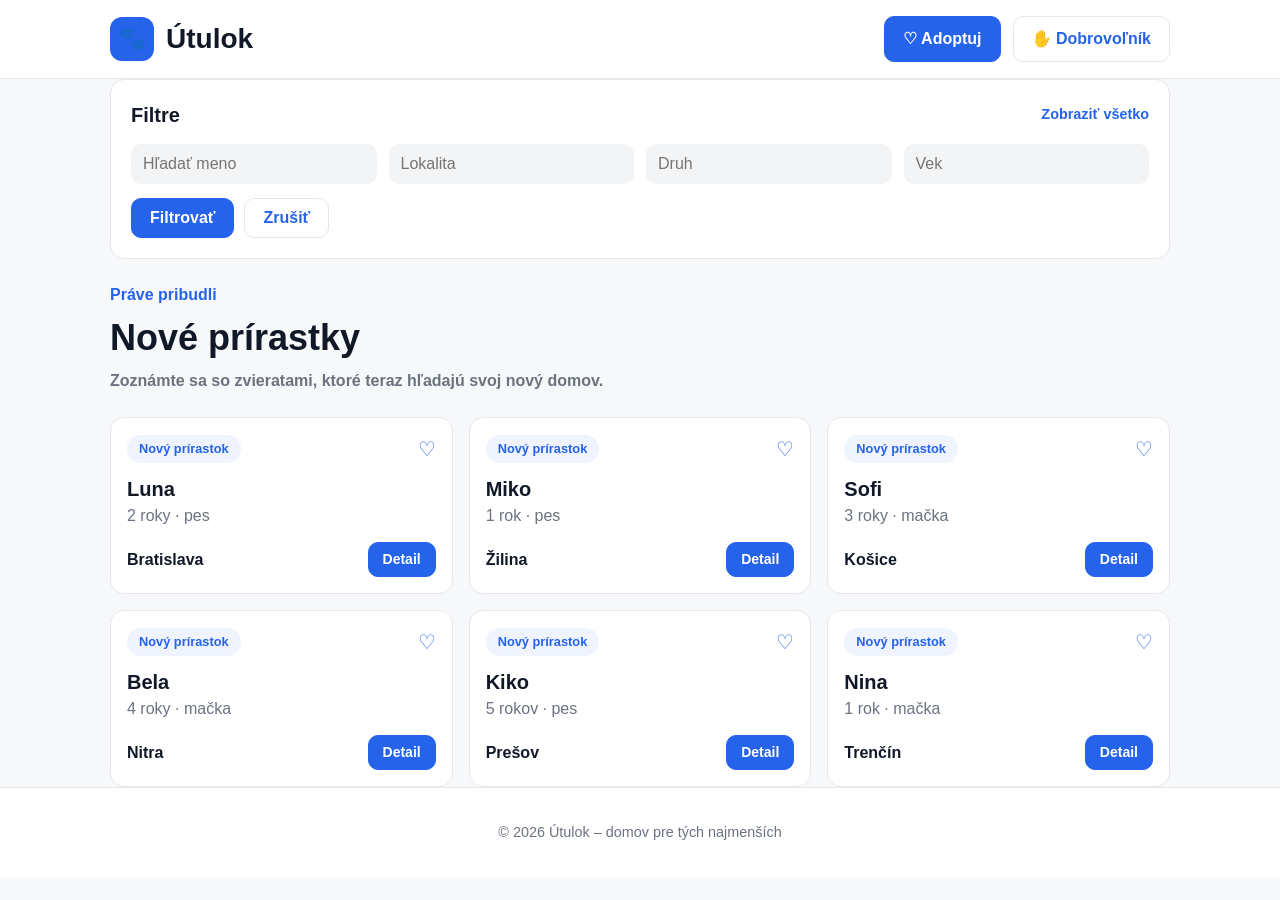
<file: html/index.html>
<!DOCTYPE html>
<html lang="sk">
<head>
  <meta charset="UTF-8">
  <meta name="viewport" content="width=device-width, initial-scale=1">
  <title>Útulok – Úvod</title>
  <link rel="stylesheet" href="style.css">
</head>
<body>

  <header class="hlavicka">
    <div class="kontajner">
      <a href="index.html" class="logo">
        <span class="logo-ikona">🐾</span>
        Útulok
      </a>
      <nav class="menu" aria-label="Hlavné menu">
        <a href="adopcie.html" class="tlacidlo">♡ Adoptuj</a>
        <a href="#" class="tlacidlo tlacidlo-svetle">✋ Dobrovoľník</a>
      </nav>
    </div>
  </header>

  <main class="kontajner">

    <section class="filtre" aria-labelledby="filtre-nadpis">
      <div class="filtre-hlavicka">
        <h2 id="filtre-nadpis">Filtre</h2>
        <a href="#">Zobraziť všetko</a>
      </div>
      <form>
        <div class="filtre-polia">
          <input type="text" placeholder="Hľadať meno" aria-label="Hľadať meno">
          <input type="text" placeholder="Lokalita" aria-label="Lokalita">
          <input type="text" placeholder="Druh" aria-label="Druh">
          <input type="text" placeholder="Vek" aria-label="Vek">
        </div>
        <div class="filtre-tlacidla">
          <button type="button" class="tlacidlo">Filtrovať</button>
          <button type="reset" class="tlacidlo tlacidlo-svetle">Zrušiť</button>
        </div>
      </form>
    </section>

    <section aria-labelledby="nove-prirastky-nadpis">
      <div class="nadpis-stranky">
        <p>Práve pribudli</p>
        <h1 id="nove-prirastky-nadpis">Nové prírastky</h1>
        <p class="popis">Zoznámte sa so zvieratami, ktoré teraz hľadajú svoj nový domov.</p>
      </div>

      <div class="zoznam">

        <article class="karta">
          <div class="karta-vrch"><span class="odznak">Nový prírastok</span><span class="srdce">♡</span></div>
          <h3>Luna</h3>
          <p class="info">2 roky · pes</p>
          <div class="karta-spodok"><span>Bratislava</span><a href="#" class="tlacidlo tlacidlo-male">Detail</a></div>
        </article>

        <article class="karta">
          <div class="karta-vrch"><span class="odznak">Nový prírastok</span><span class="srdce">♡</span></div>
          <h3>Miko</h3>
          <p class="info">1 rok · pes</p>
          <div class="karta-spodok"><span>Žilina</span><a href="#" class="tlacidlo tlacidlo-male">Detail</a></div>
        </article>

        <article class="karta">
          <div class="karta-vrch"><span class="odznak">Nový prírastok</span><span class="srdce">♡</span></div>
          <h3>Sofi</h3>
          <p class="info">3 roky · mačka</p>
          <div class="karta-spodok"><span>Košice</span><a href="#" class="tlacidlo tlacidlo-male">Detail</a></div>
        </article>

        <article class="karta">
          <div class="karta-vrch"><span class="odznak">Nový prírastok</span><span class="srdce">♡</span></div>
          <h3>Bela</h3>
          <p class="info">4 roky · mačka</p>
          <div class="karta-spodok"><span>Nitra</span><a href="#" class="tlacidlo tlacidlo-male">Detail</a></div>
        </article>

        <article class="karta">
          <div class="karta-vrch"><span class="odznak">Nový prírastok</span><span class="srdce">♡</span></div>
          <h3>Kiko</h3>
          <p class="info">5 rokov · pes</p>
          <div class="karta-spodok"><span>Prešov</span><a href="#" class="tlacidlo tlacidlo-male">Detail</a></div>
        </article>

        <article class="karta">
          <div class="karta-vrch"><span class="odznak">Nový prírastok</span><span class="srdce">♡</span></div>
          <h3>Nina</h3>
          <p class="info">1 rok · mačka</p>
          <div class="karta-spodok"><span>Trenčín</span><a href="#" class="tlacidlo tlacidlo-male">Detail</a></div>
        </article>

      </div>
    </section>

  </main>

  <footer class="paticka">
    <div class="kontajner">
      <p>© 2026 Útulok – domov pre tých najmenších</p>
    </div>
  </footer>

</body>
</html>
</file>
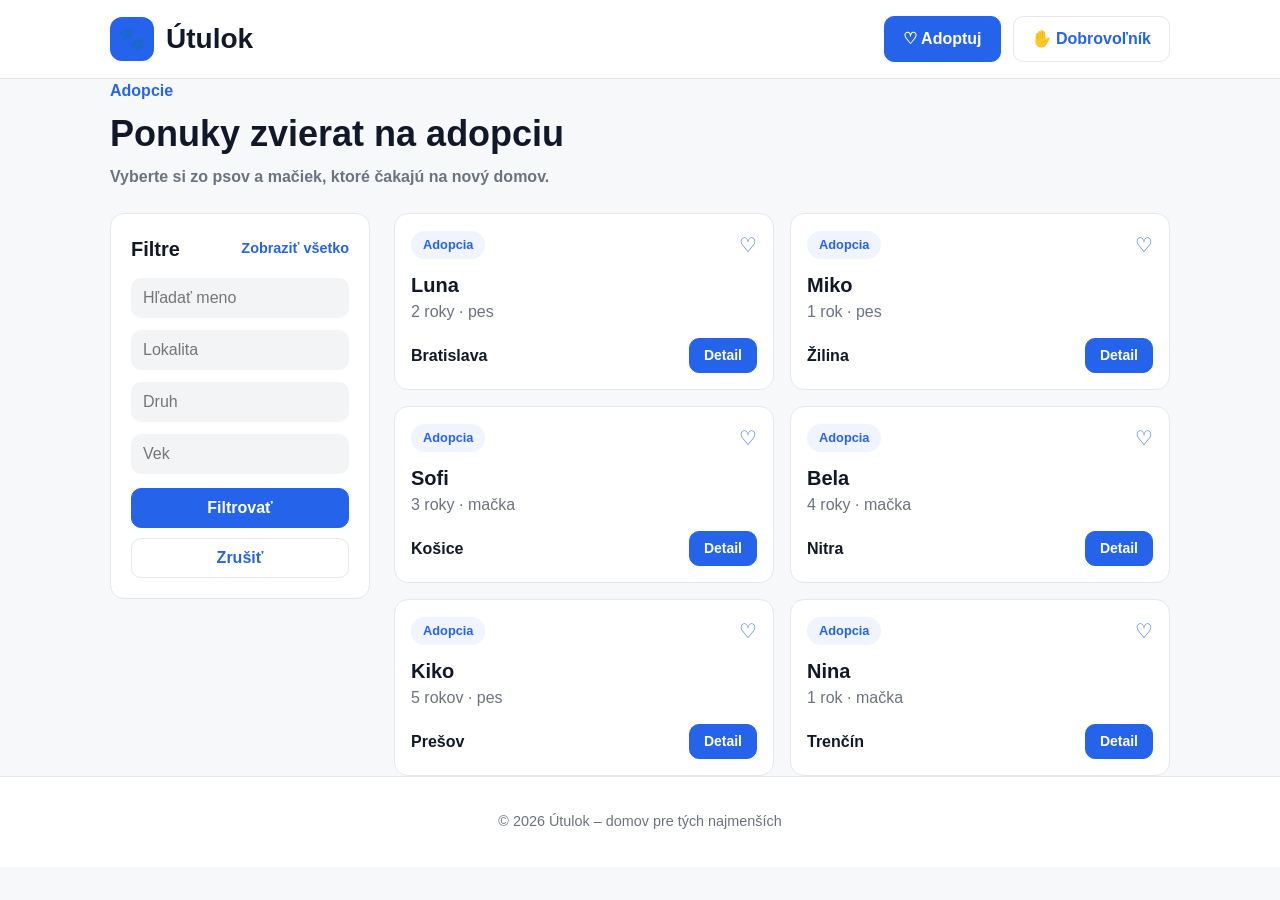
<file: html/adopcie.html>
<!DOCTYPE html>
<html lang="sk">
<head>
  <meta charset="UTF-8">
  <meta name="viewport" content="width=device-width, initial-scale=1">
  <title>Útulok – Adopcie</title>
  <link rel="stylesheet" href="style.css">
</head>
<body>

  <header class="hlavicka">
    <div class="kontajner">
      <a href="index.html" class="logo">
        <span class="logo-ikona">🐾</span>
        Útulok
      </a>
      <nav class="menu" aria-label="Hlavné menu">
        <a href="adopcie.html" class="tlacidlo">♡ Adoptuj</a>
        <a href="#" class="tlacidlo tlacidlo-svetle">✋ Dobrovoľník</a>
      </nav>
    </div>
  </header>

  <main class="kontajner">

    <div class="nadpis-stranky">
      <p>Adopcie</p>
      <h1>Ponuky zvierat na adopciu</h1>
      <p class="popis">Vyberte si zo psov a mačiek, ktoré čakajú na nový domov.</p>
    </div>

    <div class="rozlozenie">

      <aside class="filtre" aria-labelledby="filtre-nadpis">
        <div class="filtre-hlavicka">
          <h2 id="filtre-nadpis">Filtre</h2>
          <a href="#">Zobraziť všetko</a>
        </div>
        <form>
          <div class="filtre-polia">
            <input type="text" placeholder="Hľadať meno" aria-label="Hľadať meno">
            <input type="text" placeholder="Lokalita" aria-label="Lokalita">
            <input type="text" placeholder="Druh" aria-label="Druh">
            <input type="text" placeholder="Vek" aria-label="Vek">
          </div>
          <div class="filtre-tlacidla">
            <button type="button" class="tlacidlo">Filtrovať</button>
            <button type="reset" class="tlacidlo tlacidlo-svetle">Zrušiť</button>
          </div>
        </form>
      </aside>

      <section aria-label="Zvieratá na adopciu">
        <div class="zoznam">

          <article class="karta">
            <div class="karta-vrch"><span class="odznak">Adopcia</span><span class="srdce">♡</span></div>
            <h3>Luna</h3>
            <p class="info">2 roky · pes</p>
            <div class="karta-spodok"><span>Bratislava</span><a href="#" class="tlacidlo tlacidlo-male">Detail</a></div>
          </article>

          <article class="karta">
            <div class="karta-vrch"><span class="odznak">Adopcia</span><span class="srdce">♡</span></div>
            <h3>Miko</h3>
            <p class="info">1 rok · pes</p>
            <div class="karta-spodok"><span>Žilina</span><a href="#" class="tlacidlo tlacidlo-male">Detail</a></div>
          </article>

          <article class="karta">
            <div class="karta-vrch"><span class="odznak">Adopcia</span><span class="srdce">♡</span></div>
            <h3>Sofi</h3>
            <p class="info">3 roky · mačka</p>
            <div class="karta-spodok"><span>Košice</span><a href="#" class="tlacidlo tlacidlo-male">Detail</a></div>
          </article>

          <article class="karta">
            <div class="karta-vrch"><span class="odznak">Adopcia</span><span class="srdce">♡</span></div>
            <h3>Bela</h3>
            <p class="info">4 roky · mačka</p>
            <div class="karta-spodok"><span>Nitra</span><a href="#" class="tlacidlo tlacidlo-male">Detail</a></div>
          </article>

          <article class="karta">
            <div class="karta-vrch"><span class="odznak">Adopcia</span><span class="srdce">♡</span></div>
            <h3>Kiko</h3>
            <p class="info">5 rokov · pes</p>
            <div class="karta-spodok"><span>Prešov</span><a href="#" class="tlacidlo tlacidlo-male">Detail</a></div>
          </article>

          <article class="karta">
            <div class="karta-vrch"><span class="odznak">Adopcia</span><span class="srdce">♡</span></div>
            <h3>Nina</h3>
            <p class="info">1 rok · mačka</p>
            <div class="karta-spodok"><span>Trenčín</span><a href="#" class="tlacidlo tlacidlo-male">Detail</a></div>
          </article>

        </div>
      </section>

    </div>
  </main>

  <footer class="paticka">
    <div class="kontajner">
      <p>© 2026 Útulok – domov pre tých najmenších</p>
    </div>
  </footer>

</body>
</html>
</file>
<file: html/style.css>
/* ---------- Základ ---------- */
:root {
  --modra: #2563eb;
  --modra-svetla: #eff4ff;
  --text: #111827;
  --text-seda: #6b7280;
  --pozadie: #f7f8fa;
  --ramik: #e5e7eb;
  --radius: 14px;
}

* {
  box-sizing: border-box;
}

body {
  margin: 0;
  font-family: Arial, Helvetica, sans-serif;
  color: var(--text);
  background: var(--pozadie);
  line-height: 1.5;
}

a {
  color: inherit;
  text-decoration: none;
}

.kontajner {
  max-width: 1100px;
  margin: 0 auto;
  padding: 0 20px;
}

/* ---------- Tlačidlá ---------- */
.tlacidlo {
  display: inline-block;
  padding: 10px 18px;
  border: 1px solid var(--modra);
  border-radius: 10px;
  background: var(--modra);
  color: #fff;
  font-size: 1rem;
  font-weight: bold;
  cursor: pointer;
}

.tlacidlo-svetle {
  background: #fff;
  color: var(--modra);
  border-color: var(--ramik);
}

.tlacidlo-male {
  padding: 6px 14px;
  font-size: 0.875rem;
}

/* ---------- Hlavička ---------- */
.hlavicka {
  background: #fff;
  border-bottom: 1px solid var(--ramik);
}

.hlavicka .kontajner {
  display: flex;
  align-items: center;
  justify-content: space-between;
  gap: 16px;
  padding-top: 16px;
  padding-bottom: 16px;
}

.logo {
  display: flex;
  align-items: center;
  gap: 12px;
  font-size: 1.75rem;
  font-weight: bold;
}

.logo-ikona {
  display: flex;
  align-items: center;
  justify-content: center;
  width: 44px;
  height: 44px;
  border-radius: 12px;
  background: var(--modra);
  font-size: 1.4rem;
}

.menu {
  display: flex;
  gap: 12px;
}

/* ---------- Hero (úvodná stránka) ---------- */
.hero {
  background: linear-gradient(135deg, #dbe7ff, #f3e3c8);
  padding: 40px 0 24px;
}

.hero-box {
  background: rgba(255, 255, 255, 0.85);
  border-radius: var(--radius);
  padding: 24px;
}

.hero-box p {
  margin: 0 0 4px;
  color: var(--modra);
  font-weight: bold;
}

.hero-box h1 {
  margin: 0;
  font-size: 2.25rem;
  line-height: 1.2;
}

.hero-spodok {
  display: flex;
  justify-content: space-between;
  align-items: center;
  flex-wrap: wrap;
  gap: 12px;
  margin-top: 16px;
}

.hero-odkazy {
  display: flex;
  flex-wrap: wrap;
  gap: 10px;
}

.stitok {
  display: inline-block;
  padding: 8px 16px;
  border-radius: 999px;
  background: #fff;
  font-weight: bold;
  font-size: 0.9rem;
}

/* ---------- Hlavný obsah ---------- */
main {
  padding: 24px 0 40px;
}

.nadpis-stranky p {
  margin: 0;
  color: var(--modra);
  font-weight: bold;
}

.nadpis-stranky h1 {
  margin: 4px 0;
  font-size: 2.25rem;
}

.nadpis-stranky .popis {
  color: var(--text-seda);
  margin-bottom: 24px;
}

/* ---------- Filtre ---------- */
.filtre {
  background: #fff;
  border: 1px solid var(--ramik);
  border-radius: var(--radius);
  padding: 20px;
  margin-bottom: 24px;
}

.filtre-hlavicka {
  display: flex;
  justify-content: space-between;
  align-items: center;
  margin-bottom: 14px;
}

.filtre h2 {
  margin: 0;
  font-size: 1.25rem;
}

.filtre-hlavicka a {
  color: var(--modra);
  font-weight: bold;
  font-size: 0.9rem;
}

.filtre-polia {
  display: grid;
  grid-template-columns: repeat(4, 1fr);
  gap: 12px;
}

.filtre input,
.filtre select {
  width: 100%;
  padding: 11px 12px;
  border: 0;
  border-radius: 10px;
  background: #f3f4f6;
  font-size: 1rem;
  color: var(--text);
}

.filtre-tlacidla {
  display: flex;
  gap: 10px;
  margin-top: 14px;
}

/* ---------- Karty zvierat ---------- */
.zoznam {
  display: grid;
  grid-template-columns: repeat(3, 1fr);
  gap: 16px;
}

.karta {
  background: #fff;
  border: 1px solid var(--ramik);
  border-radius: var(--radius);
  padding: 16px;
}

.karta-vrch {
  display: flex;
  justify-content: space-between;
  align-items: center;
}

.odznak {
  padding: 4px 12px;
  border-radius: 999px;
  background: var(--modra-svetla);
  color: var(--modra);
  font-size: 0.8rem;
  font-weight: bold;
}

.srdce {
  color: var(--modra);
  font-size: 1.25rem;
}

.karta h3 {
  margin: 10px 0 0;
  font-size: 1.25rem;
}

.karta .info {
  margin: 0 0 14px;
  color: var(--text-seda);
}

.karta-spodok {
  display: flex;
  justify-content: space-between;
  align-items: center;
  font-weight: bold;
}

/* ---------- Stránka Adopcie: bočný panel + zoznam ---------- */
.rozlozenie {
  display: grid;
  grid-template-columns: 260px 1fr;
  gap: 24px;
  align-items: start;
}

.rozlozenie .filtre {
  margin-bottom: 0;
}

.rozlozenie .filtre-polia {
  grid-template-columns: 1fr;
}

.rozlozenie .filtre-tlacidla {
  flex-direction: column;
}

.rozlozenie .zoznam {
  grid-template-columns: repeat(2, 1fr);
}

/* ---------- Pätička ---------- */
.paticka {
  background: #fff;
  border-top: 1px solid var(--ramik);
  padding: 20px 0;
  text-align: center;
  color: var(--text-seda);
  font-size: 0.9rem;
}

/* ---------- Tablet ---------- */
@media (max-width: 900px) {
  .filtre-polia {
    grid-template-columns: repeat(2, 1fr);
  }

  .zoznam {
    grid-template-columns: repeat(2, 1fr);
  }

  .rozlozenie {
    grid-template-columns: 1fr;
  }

  .rozlozenie .filtre-polia {
    grid-template-columns: repeat(2, 1fr);
  }

  .rozlozenie .filtre-tlacidla {
    flex-direction: row;
  }
}

/* ---------- Mobil ---------- */
@media (max-width: 600px) {
  .hlavicka .kontajner {
    flex-direction: column;
    align-items: flex-start;
  }

  .menu {
    width: 100%;
  }

  .menu .tlacidlo {
    flex: 1;
    text-align: center;
  }

  .hero-box h1,
  .nadpis-stranky h1 {
    font-size: 1.6rem;
  }

  .filtre-polia,
  .rozlozenie .filtre-polia,
  .zoznam,
  .rozlozenie .zoznam {
    grid-template-columns: 1fr;
  }

  .hero-spodok .tlacidlo {
    width: 100%;
    text-align: center;
  }
}
</file>
